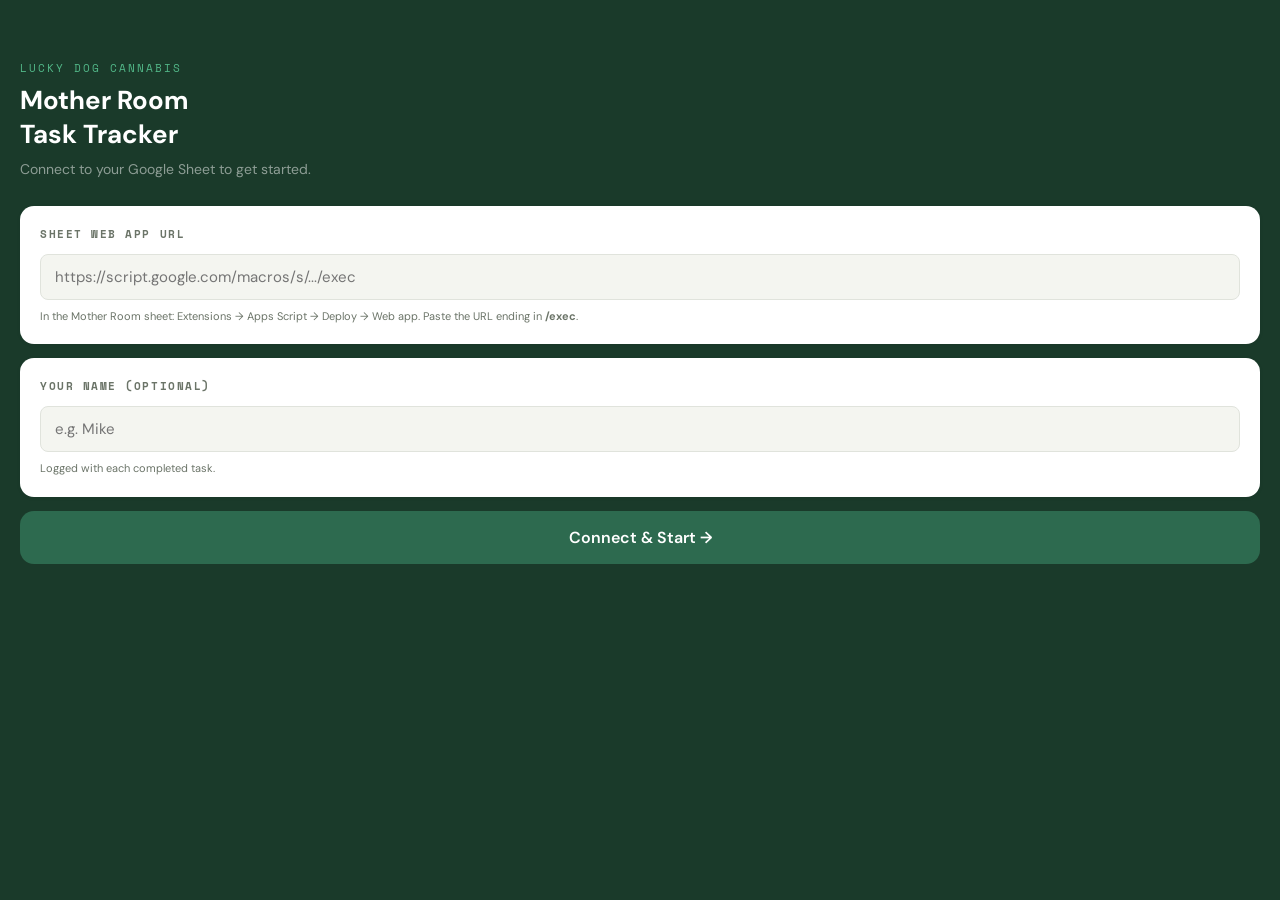
<file: index.html>
<!DOCTYPE html>
<html lang="en">
<head>
<meta charset="UTF-8">
<meta http-equiv="refresh" content="0; url=lucky_dog_tasks.html">
<title>Lucky Dog — Mother Room</title>
<script>location.replace('lucky_dog_tasks.html' + location.search + location.hash);</script>
</head>
<body><a href="lucky_dog_tasks.html">Open the Lucky Dog task tracker</a></body>
</html>
</file>
